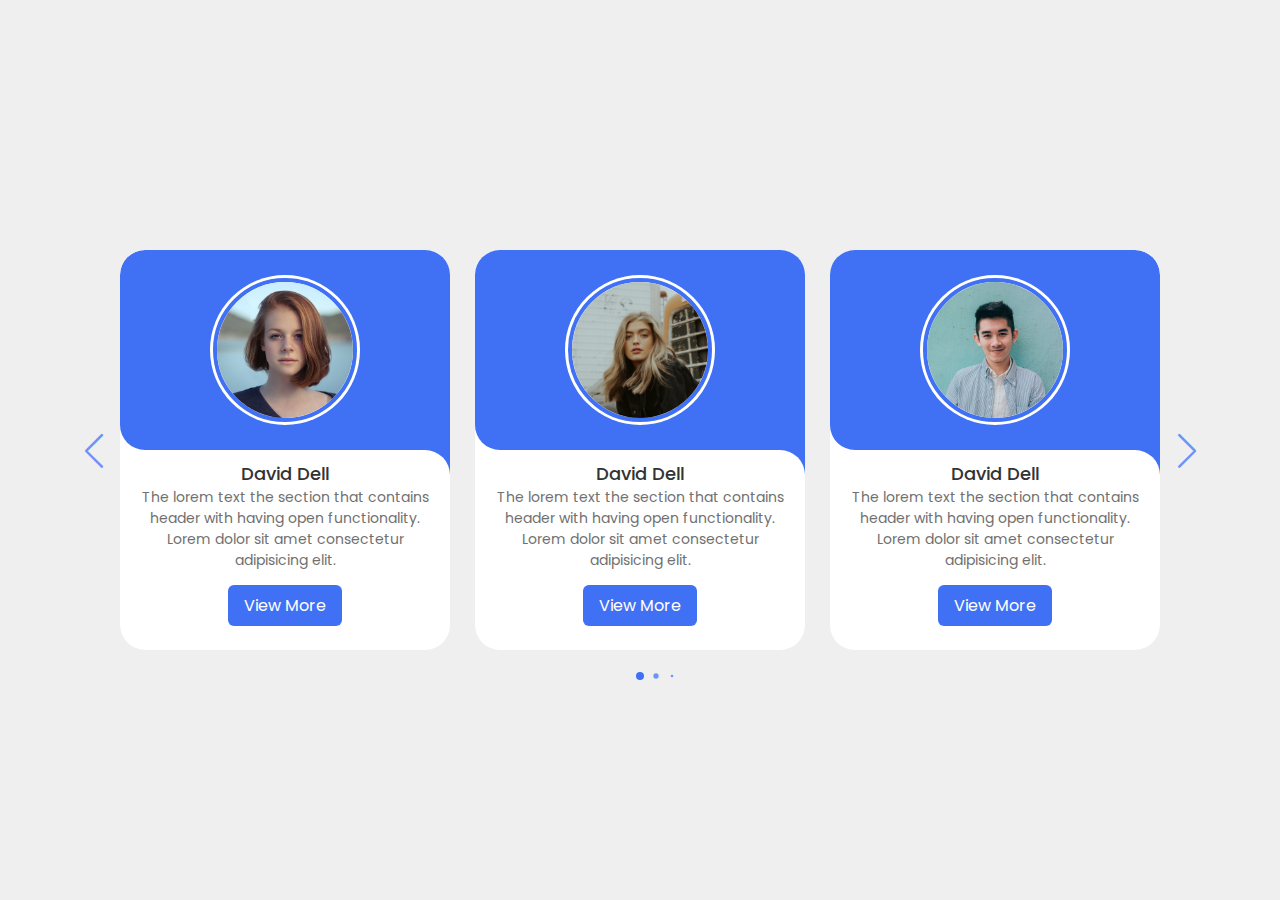
<file: images/Responsive Card Slider/index.html>
<!DOCTYPE html>
    <!-- Coding by CodingLab | www.codinglabweb.com -->
    <html lang="en">
    <head>
        <meta charset="UTF-8">
        <meta http-equiv="X-UA-Compatible" content="IE=edge">
        <meta name="viewport" content="width=device-width, initial-scale=1.0">
        <title>Responsive Card Slider</title>

        <!-- Swiper CSS -->
        <link rel="stylesheet" href="css/swiper-bundle.min.css">

        <!-- CSS -->
        <link rel="stylesheet" href="css/style.css">
                                        
    </head>
    <body>
        <div class="slide-container swiper">
            <div class="slide-content">
                <div class="card-wrapper swiper-wrapper">
                    <div class="card swiper-slide">
                        <div class="image-content">
                            <span class="overlay"></span>

                            <div class="card-image">
                                <img src="images/profile1.jpg" alt="" class="card-img">
                            </div>
                        </div>

                        <div class="card-content">
                            <h2 class="name">David Dell</h2>
                            <p class="description">The lorem text the section that contains header with having open functionality. Lorem dolor sit amet consectetur adipisicing elit.</p>

                            <button class="button">View More</button>
                        </div>
                    </div>
                    <div class="card swiper-slide">
                        <div class="image-content">
                            <span class="overlay"></span>

                            <div class="card-image">
                                <img src="images/profile2.jpg" alt="" class="card-img">
                            </div>
                        </div>

                        <div class="card-content">
                            <h2 class="name">David Dell</h2>
                            <p class="description">The lorem text the section that contains header with having open functionality. Lorem dolor sit amet consectetur adipisicing elit.</p>

                            <button class="button">View More</button>
                        </div>
                    </div>
                    <div class="card swiper-slide">
                        <div class="image-content">
                            <span class="overlay"></span>

                            <div class="card-image">
                                <img src="images/profile3.jpg" alt="" class="card-img">
                            </div>
                        </div>

                        <div class="card-content">
                            <h2 class="name">David Dell</h2>
                            <p class="description">The lorem text the section that contains header with having open functionality. Lorem dolor sit amet consectetur adipisicing elit.</p>

                            <button class="button">View More</button>
                        </div>
                    </div>
                    <div class="card swiper-slide">
                        <div class="image-content">
                            <span class="overlay"></span>

                            <div class="card-image">
                                <img src="images/profile4.jpg" alt="" class="card-img">
                            </div>
                        </div>

                        <div class="card-content">
                            <h2 class="name">David Dell</h2>
                            <p class="description">The lorem text the section that contains header with having open functionality. Lorem dolor sit amet consectetur adipisicing elit.</p>

                            <button class="button">View More</button>
                        </div>
                    </div>
                    <div class="card swiper-slide">
                        <div class="image-content">
                            <span class="overlay"></span>

                            <div class="card-image">
                                <img src="images/profile5.jpg" alt="" class="card-img">
                            </div>
                        </div>

                        <div class="card-content">
                            <h2 class="name">David Dell</h2>
                            <p class="description">The lorem text the section that contains header with having open functionality. Lorem dolor sit amet consectetur adipisicing elit.</p>

                            <button class="button">View More</button>
                        </div>
                    </div>
                    <div class="card swiper-slide">
                        <div class="image-content">
                            <span class="overlay"></span>

                            <div class="card-image">
                                <img src="images/profile6.jpg" alt="" class="card-img">
                            </div>
                        </div>

                        <div class="card-content">
                            <h2 class="name">David Dell</h2>
                            <p class="description">The lorem text the section that contains header with having open functionality. Lorem dolor sit amet consectetur adipisicing elit.</p>

                            <button class="button">View More</button>
                        </div>
                    </div>
                    <div class="card swiper-slide">
                        <div class="image-content">
                            <span class="overlay"></span>

                            <div class="card-image">
                                <img src="images/profile7.jpg" alt="" class="card-img">
                            </div>
                        </div>

                        <div class="card-content">
                            <h2 class="name">David Dell</h2>
                            <p class="description">The lorem text the section that contains header with having open functionality. Lorem dolor sit amet consectetur adipisicing elit.</p>

                            <button class="button">View More</button>
                        </div>
                    </div>
                    <div class="card swiper-slide">
                        <div class="image-content">
                            <span class="overlay"></span>

                            <div class="card-image">
                                <img src="images/profile8.jpg" alt="" class="card-img">
                            </div>
                        </div>

                        <div class="card-content">
                            <h2 class="name">David Dell</h2>
                            <p class="description">The lorem text the section that contains header with having open functionality. Lorem dolor sit amet consectetur adipisicing elit.</p>

                            <button class="button">View More</button>
                        </div>
                    </div>
                    <div class="card swiper-slide">
                        <div class="image-content">
                            <span class="overlay"></span>

                            <div class="card-image">
                                <img src="images/profile9.jpg" alt="" class="card-img">
                            </div>
                        </div>

                        <div class="card-content">
                            <h2 class="name">David Dell</h2>
                            <p class="description">The lorem text the section that contains header with having open functionality. Lorem dolor sit amet consectetur adipisicing elit.</p>

                            <button class="button">View More</button>
                        </div>
                    </div>
                </div>
            </div>

            <div class="swiper-button-next swiper-navBtn"></div>
            <div class="swiper-button-prev swiper-navBtn"></div>
            <div class="swiper-pagination"></div>
        </div>
        
    </body>

    <!-- Swiper JS -->
    <script src="js/swiper-bundle.min.js"></script>

    <!-- JavaScript -->
    <script src="js/script.js"></script>
</html>
</file>
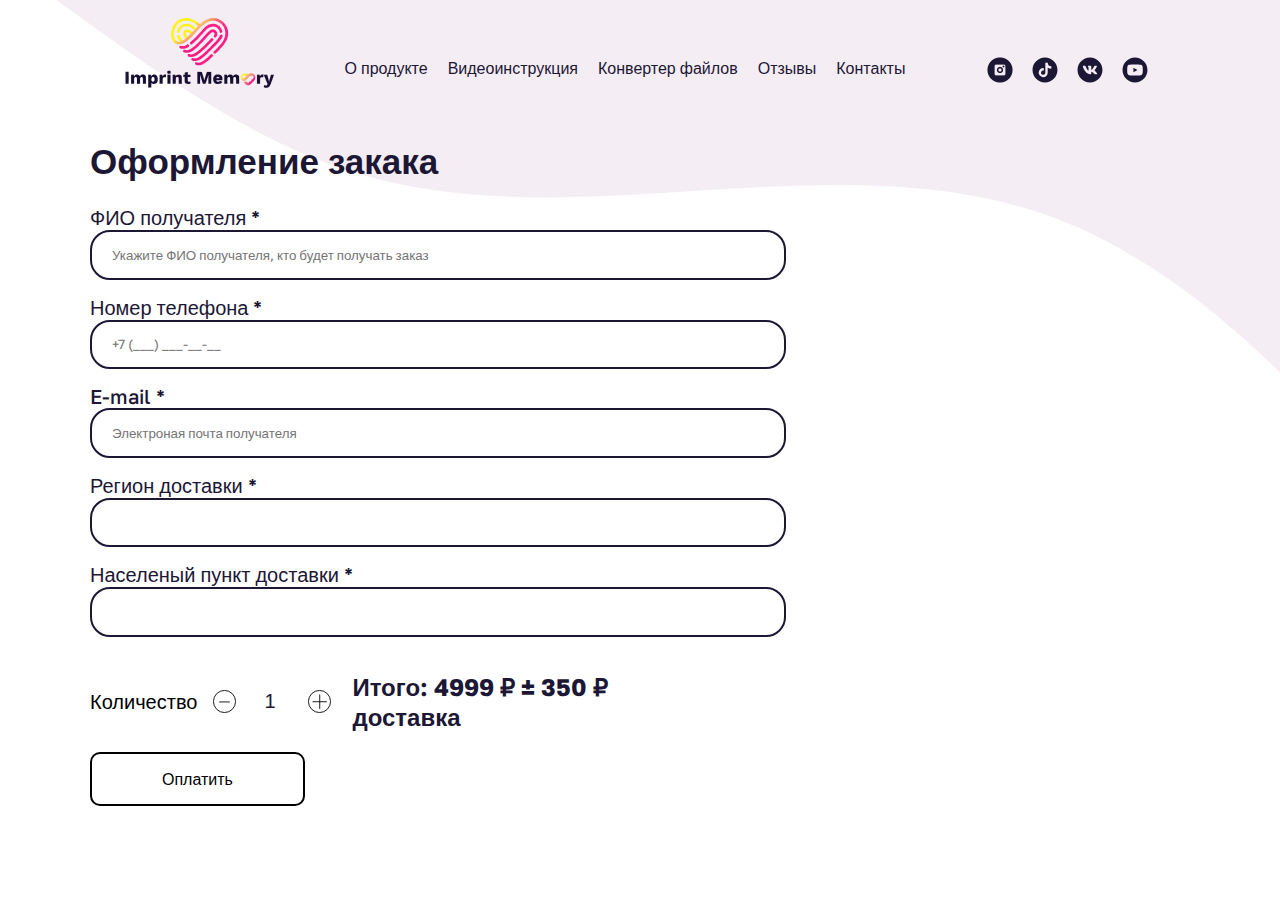
<file: buy.html>
<!DOCTYPE html>
<html lang="en">
<head>
    <meta charset="UTF-8">
    <link rel="stylesheet" href="css/style.css">
    <link rel="stylesheet" href="https://cdn.plyr.io/3.7.8/plyr.css" />
    <link rel="preconnect" href="https://fonts.googleapis.com">
    <link rel="preconnect" href="https://fonts.gstatic.com" crossorigin>
    <link href="https://fonts.googleapis.com/css2?family=Golos+Text:wght@400;500;600&display=swap" rel="stylesheet">
    <meta name="viewport" content="width=device-width, initial-scale=1.0">
    <link rel="stylesheet" href="css/buy.css">
    <title>Купить - Imprint memory</title>
</head>
<body>
    <header class="header">
        <div class="container">
            <div class="header__menu">

                <a href="index.html" class="header__logo-link">
                    <img src="./images/header-img/IMG_18222.svg" alt="" class="header__logo-img">
                </a>

                <div class="header__menu__body">
                    <a class="header__menu__body-link" href="index.html">О продукте</a>
                    <a class="header__menu__body-link" href="index.html">Видеоинструкция</a>
                    <a class="header__menu__body-link" href="index.html">Конвертер файлов</a>
                    <a class="header__menu__body-link" href="index.html">Отзывы</a>
                    <a class="header__menu__body-link" href="index.html">Контакты</a>
                </div>
                <div class="header__menu__contacts">
                    <a href="#" class="header__menu__contacts-link"><img src="./images/header-img/logo instagram.svg" alt=""
                            class="header__menu__contacts-img"></a>
                    <a href="#" class="header__menu__contacts-link"><img src="./images/header-img/loon-tiktok.svg" alt=""
                            class="header__menu__contacts-img"></a>
                    <a href="#" class="header__menu__contacts-link"><img src="./images/header-img/loon-vk.svg" alt=""
                            class="header__menu__contacts-img"></a>
                    <a href="#" class="header__menu__contacts-link"><img src="./images/header-img/loon-yt.svg" alt=""
                            class="header__menu__contacts-img"></a>
                </div>
            </div>
        </div>
    </header>
    <div class="wrapper">
        <header class="header-adaptive">
            <!-- Шапка -->
            <div class="logo">
                <a href="index.html">
                    <img src="./images/header-img/IMG_18222.svg" alt="" width="90">
                </a>
            </div>

            <!-- Меню сайта -->
            <nav class="nav">
                <ul>
                    <li><a class="header__menu__body-link" href="index.html">О продукте</a></li>
                    <li><a class="header__menu__body-link" href="index.html">Видеоинструкция</a></li>
                    <li><a class="header__menu__body-link" href="index.html">Конвертер файлов</a></li>
                    <li><a class="header__menu__body-link" href="index.html">Отзывы</a></li>
                    <li><a class="header__menu__body-link" href="index.html">Контакты</a></li>
                </ul>
            </nav>

            <!-- Иконка бургерменю -->
            <div class="burger">
                <span></span>
            </div>
        </header>
    </div>
    <section class="buy">
        <div class="container">
            <h1 class="buy__title">Оформление закака</h1>
            <div class="buy__form">
                <form action="#" method="post" class="buy-form">
                    <label for="fio">ФИО получателя *</label>
                    <br>
                    <input type="text" id="fio" required name="name" placeholder="Укажите ФИО получателя, кто будет получать заказ">
                    <br>
                    <label for="phoneNumber">Номер телефона *</label>
                    <br>
                    <input type="tel" id="phoneNumber" required name="phone" placeholder="+7 (___) ___-__-__">
                    <br>
                    <label for="email">E-mail *</label>
                    <br>
                    <input type="email" id="email" required name="email" placeholder="Электроная почта получателя">
                    <br>

                    <label for="region">Регион доставки *</label>
                    <input list= "region-lst" id="region-input" name="adress"  type="text"/>
                    <datalist id="region-lst">
                        
                    </datalist>

                    <label for="location">Населеный пункт доставки *</label>
                    <input list="location-lst" id="location-input" name="adress"  type="text"/>
                    <datalist id="location-lst">
                        
                    </datalist>


                    <br>
                    
                    
                </form>
                <div class="buy__form__count">
                    <label for="counter">Количество </label>
                    <button type="button" id="btn_dec" onclick="decrementCounter()">
                    <img src="./images/minus.svg" alt="">
                    </button>
                    <input type="text" id="counter" value="1" readonly>
                    <button type="button" id="btn_incr" onclick="incrementCounter()">
                    <img src="./images/plus.svg" alt="">
                    </button>
                    <div class="buy__form__info">
                        <h2 class="buy__form-total">Итого: <span>4999</span> ₽ ± 350 ₽ доставка</h2>
                    </div>
                </div>
                <div class="buy-button">
                    Оплатить
                </div>
            </div>
        </div>
    </section>
    <script src="js/cities.js"></script>
    <script src="js/regions.js"></script>
    <script  src="js/buy.js"></script>
    <script>
        document.querySelector('.burger').addEventListener('click', function() {
            this.classList.toggle('active');
            document.querySelector('.nav').classList.toggle('open');
        })
    </script>
</body>
</html>
</file>
<file: images/Responsive Card Slider/css/style.css>
/* Google Fonts - Poppins */
@import url('https://fonts.googleapis.com/css2?family=Poppins:wght@300;400;500;600&display=swap');

*{
  margin: 0;
  padding: 0;
  box-sizing: border-box;
  font-family: 'Poppins', sans-serif;
}
body{
  min-height: 100vh;
  display: flex;
  align-items: center;
  justify-content: center;
  background-color: #EFEFEF;
}
.slide-container{
  max-width: 1120px;
  width: 100%;
  padding: 40px 0;
}
.slide-content{
  margin: 0 40px;
  overflow: hidden;
  border-radius: 25px;
}
.card{
  border-radius: 25px;
  background-color: #FFF;
}
.image-content,
.card-content{
  display: flex;
  flex-direction: column;
  align-items: center;
  padding: 10px 14px;
}
.image-content{
  position: relative;
  row-gap: 5px;
  padding: 25px 0;
}
.overlay{
  position: absolute;
  left: 0;
  top: 0;
  height: 100%;
  width: 100%;
  background-color: #4070F4;
  border-radius: 25px 25px 0 25px;
}
.overlay::before,
.overlay::after{
  content: '';
  position: absolute;
  right: 0;
  bottom: -40px;
  height: 40px;
  width: 40px;
  background-color: #4070F4;
}
.overlay::after{
  border-radius: 0 25px 0 0;
  background-color: #FFF;
}
.card-image{
  position: relative;
  height: 150px;
  width: 150px;
  border-radius: 50%;
  background: #FFF;
  padding: 3px;
}
.card-image .card-img{
  height: 100%;
  width: 100%;
  object-fit: cover;
  border-radius: 50%;
  border: 4px solid #4070F4;
}
.name{
  font-size: 18px;
  font-weight: 500;
  color: #333;
}
.description{
  font-size: 14px;
  color: #707070;
  text-align: center;
}
.button{
  border: none;
  font-size: 16px;
  color: #FFF;
  padding: 8px 16px;
  background-color: #4070F4;
  border-radius: 6px;
  margin: 14px;
  cursor: pointer;
  transition: all 0.3s ease;
}
.button:hover{
  background: #265DF2;
}

.swiper-navBtn{
  color: #6E93f7;
  transition: color 0.3s ease;
}
.swiper-navBtn:hover{
  color: #4070F4;
}
.swiper-navBtn::before,
.swiper-navBtn::after{
  font-size: 35px;
}
.swiper-button-next{
  right: 0;
}
.swiper-button-prev{
  left: 0;
}
.swiper-pagination-bullet{
  background-color: #6E93f7;
  opacity: 1;
}
.swiper-pagination-bullet-active{
  background-color: #4070F4;
}

@media screen and (max-width: 768px) {
  .slide-content{
    margin: 0 10px;
  }
  .swiper-navBtn{
    display: none;
  }
}
</file>
<file: css/style.css>
/* golos-text-regular - latin */
body{
}
@font-face {

    font-display: swap; /* Check https://developer.mozilla.org/en-US/docs/Web/CSS/@font-face/font-display for other options. */
    font-family: 'Golos Text';
    font-style: normal;
    font-weight: 400;
    src: url('../fonts/golos-text-v4-latin-regular.woff2') format('woff2'); /* Chrome 36+, Opera 23+, Firefox 39+, Safari 12+, iOS 10+ */
  }
  /* golos-text-500 - latin */
  @font-face {
    font-display: swap; /* Check https://developer.mozilla.org/en-US/docs/Web/CSS/@font-face/font-display for other options. */
    font-family: 'Golos Text';
    font-style: normal;
    font-weight: 500;
    src: url('../fonts/golos-text-v4-latin-500.woff2') format('woff2'); /* Chrome 36+, Opera 23+, Firefox 39+, Safari 12+, iOS 10+ */
  }
  /* golos-text-600 - latin */
  @font-face {
    font-display: swap; /* Check https://developer.mozilla.org/en-US/docs/Web/CSS/@font-face/font-display for other options. */
    font-family: 'Golos Text';
    font-style: normal;
    font-weight: 600;
    src: url('../fonts/golos-text-v4-latin-600.woff2') format('woff2'); /* Chrome 36+, Opera 23+, Firefox 39+, Safari 12+, iOS 10+ */
  }
  /* golos-text-700 - latin */
  @font-face {
    font-display: swap; /* Check https://developer.mozilla.org/en-US/docs/Web/CSS/@font-face/font-display for other options. */
    font-family: 'Golos Text';
    font-style: normal;
    font-weight: 700;
    src: url('../fonts/golos-text-v4-latin-700.woff2') format('woff2'); /* Chrome 36+, Opera 23+, Firefox 39+, Safari 12+, iOS 10+ */
  }
  /* golos-text-800 - latin */
  @font-face {
    font-display: swap; /* Check https://developer.mozilla.org/en-US/docs/Web/CSS/@font-face/font-display for other options. */
    font-family: 'Golos Text';
    font-style: normal;
    font-weight: 800;
    src: url('../fonts/golos-text-v4-latin-800.woff2') format('woff2'); /* Chrome 36+, Opera 23+, Firefox 39+, Safari 12+, iOS 10+ */
  }
  /* golos-text-900 - latin */
  @font-face {
    font-display: swap; /* Check https://developer.mozilla.org/en-US/docs/Web/CSS/@font-face/font-display for other options. */
    font-family: 'Golos Text';
    font-style: normal;
    font-weight: 900;
    src: url('../fonts/golos-text-v4-latin-900.woff2') format('woff2'); /* Chrome 36+, Opera 23+, Firefox 39+, Safari 12+, iOS 10+ */
  }
  @import url("../fonts/Gilroy/stylesheet.css");
html {
    box-sizing: border-box ;
}
.background{
    position: absolute;
    display: flex;
    z-index: -1;
    width: 100%;
    height: 100vh;
    overflow: hidden;
}

*,
*::after,
*::before{
    box-sizing: inherit;
}

a{
    text-decoration: none;
}

li {
    list-style: none;
}
a{
    text-decoration: none;
    color: inherit;
}
html {
    background-repeat: no-repeat;
    background-size: cover;
}


body {
    font-family: 'Golos Text', sans-serif !important;
    margin: 0;
    padding: 0;
   
}
.main-section{
    background-image: url(../images/main-bg.svg);
    background-size: cover;
    background-repeat: no-repeat;
    background-position: center;
}
.main{
    display: flex;
    justify-content: center;
    width: 100%;
}
.main-tittle{
    color: #000;
font-family: Gilroy;
font-size: 64px;
font-style: normal;
font-weight: 700;
line-height: normal;
}
.model2-container{
    margin-top: 10%;
}
.main-tittle span{
    background: linear-gradient(319deg, #FF1E84 0%, #FFF317 100%);
    background-clip: text;
    -webkit-background-clip: text;
    -webkit-text-fill-color: transparent;
    font-family: Gilroy;
    font-size: 64px;
    font-style: normal;
    font-weight: 700;
    line-height: normal;
}

.main-text-container{
    display: flex;
    flex-direction: column;
    gap: 42px;
}
.main-left-container{
    display: flex;
    margin-top: 10%;
    flex-direction: column;
    gap: 42px;
}
.main-subtittle{
    max-width: 500px;
    color: #737373;
font-family: Gilroy;
font-size: 24px;
font-style: normal;
font-weight: 600;
line-height: normal;
}
.main-button{
    width: 200px;
    cursor: pointer;
    display: inline-flex;
padding: 13px 49px 12px 48px;
justify-content: center;
align-items: center;
border-radius: 100px;
border: 2px solid #000;
color: #000;
font-family: Gilroy;
font-size: 19px;
font-style: normal;
font-weight: 500;
line-height: normal;    
}




.container{
    /* чтобы контент */
    max-width: 1120px;
    margin: 0 auto;
    padding: 0 10px;
}
.header{
    padding-top: 20px;
}

.header__menu{
    display: flex;
    justify-content: space-around;
}

.header__logo-img {
    margin-top: -20px;
    width: 150px;
    height: auto;
}

.header__menu__body {
    display: flex;
    justify-content: space-between;
    gap: 20px;
    align-items: center;
}

.header__menu__body-link {
    
}
.header__menu__body-link {
    text-decoration: none;
    background-image: linear-gradient(#E88FDD, #E88FDD);
    background-position: 0% 100%;
    background-repeat: no-repeat;
    background-size: 0% 2px;
    transition: background-size .3s;
}

.header__menu__body-link:hover {
    background-size: 100% 2px;
}
.header__menu__body-link {
    font-weight: 0;
    color: #1c1735;
}

.header__menu__contacts {
    display: flex;
    justify-content: center;
    align-content: center;
    height: 45px;
}

.header__menu__contacts-link {
    width: 45px;
    height: 45px;
}

.header__menu__contacts-img{
   margin-top: 25px;
    width: 50px;
    height: 50px;
    
    
}

.info{
    margin-top: 15%;
    margin-bottom: 100px;
}

.info-title {
    display: flex;
    width: 393px;
    height: 88px;
    /* padding: 5px 21px 4px 21px; */
    justify-content: center;
    margin-left: -27px;
    align-items: center;
    flex-shrink: 0;
    border-radius: 20px;
    background: #F5EDF4;
    color: #000;
    font-family: Gilroy;
    font-size: 64px;
    font-style: normal;
    font-weight: 700;
    line-height: normal;
}

.info__body{
    display: flex;
    align-items: center;
}


.info__body-column {
    width: 33.33%;
}
.info__body-column-img {
    width: 33.33%;
    display: flex;
    justify-content: center;
    align-items: center;
}
.info__body-img{
    width: 300px;
    height: 400px;
}

.info__body__desc {
    opacity: 0; /* начальное значение прозрачности */
    animation: fadeIn 1s ease-in-out forwards; /* запуск анимации */
    margin-bottom: 50px;
}

.info__body__desc:nth-child(1) {
    animation-delay: 0.2s;
}

.info__body__desc:nth-child(2) {
    animation-delay: 0.4s;
}

.info__body__desc:nth-child(3) {
    animation-delay: 0.6s;
}

.info__body__desc:nth-child(4) {
    animation-delay: 0.8s;
}

@keyframes fadeIn {
  from {
    opacity: 0;
    transform: translateY(20px); /* начальное значение позиции */
  }
  to {
    opacity: 1;
    transform: translateY(0); /* конечное значение позиции */
  }
}

.info__body__desc-text {
    font-family: 'Golos Text', sans-serif;
    font-size: 14px;
    color: #1c1735;
    
}

.info__body__desc-title1{
    border-radius: 20px;
    width: 250px;
    border-radius: 20px;
    background: #F5EDF4;
    display: flex;
    text-align: center;
    justify-content: center;
    font-family: 'Golos Text', sans-serif;
    font-size: 16px;
    margin-bottom: 5px;
    color: #1c1735;
    position: relative;
}

.info__body__desc-title1::before {

    position: absolute;
    width: 16px;
    height: 16px;
    left: 0px;
    top: 2px;
}


.info__body__desc-title2{
    border-radius: 20px;
    width: 300px;
    border-radius: 20px;
    background: #F5EDF4;
    display: flex;
    text-align: center;
    justify-content: center;
    font-family: 'Golos Text', sans-serif;
    font-size: 16px;
    margin-bottom: 5px;
    color: #1c1735;
    position: relative;
}

.info__body__desc-title2::before {
   
    position: absolute;
    width: 16px;
    height: 16px;
    left: 0px;
    top: 2px;
}


.info__body__desc-title3{
    border-radius: 20px;
    width: 300px;
    border-radius: 20px;
    background: #F5EDF4;
    display: flex;
    text-align: center;
    justify-content: center;
    font-family: 'Golos Text', sans-serif;
    font-size: 16px;
    margin-bottom: 5px;
    color: #1c1735;
    position: relative;
}

.info__body__desc-title3::before {
    
    position: absolute;
    width: 16px;
    height: 16px;
    left: 0px;
    top: 2px;
}

.info__body__desc-title4{
    border-radius: 20px;
    width: 250px;
    border-radius: 20px;
    background: #F5EDF4;
    display: flex;
    text-align: center;
    justify-content: center;
    font-family: 'Golos Text', sans-serif;
    font-size: 16px;
    margin-bottom: 5px;
    color: #1c1735;
    position: relative;
}

.info__body__desc-title4::before {
    
    position: absolute;
    width: 16px;
    height: 16px;
    left: 0px;
    top: 2px;
}

.info__body__desc-title5{
    border-radius: 20px;
    width: 250px;
    border-radius: 20px;
    background: #F5EDF4;
    display: flex;
    text-align: center;
    justify-content: center;
    font-family: 'Golos Text', sans-serif;
    font-size: 16px;
    margin-bottom: 5px;
    color: #1c1735;
    position: relative;
}

.info__body__desc-title5::before {
    
    position: absolute;
    width: 16px;
    height: 16px;
    left: 0px;
    top: 2px;
}

.info__body__desc-title6{
    border-radius: 20px;
    width: 250px;
    border-radius: 20px;
    background: #F5EDF4;
    display: flex;
    text-align: center;
    justify-content: center;
    font-family: 'Golos Text', sans-serif;
    font-size: 16px;
    margin-bottom: 5px;
    color: #1c1735;
    position: relative;
}

.info__body__desc-title6::before {
    
    position: absolute;
    width: 16px;
    height: 16px;
    left: 0px;
    top: 2px;
}

.info__body__desc-title7{
    border-radius: 20px;
    width: 250px;
    border-radius: 20px;
    background: #F5EDF4;
    display: flex;
    text-align: center;
    justify-content: center;
    font-family: 'Golos Text', sans-serif;
    font-size: 16px;
    margin-bottom: 5px;
    color: #1c1735;
    position: relative;
}

.info__body__desc-title7::before {
    
    position: absolute;
    width: 16px;
    height: 16px;
    left: 0px;
    top: 2px;
}

.info__body__desc-title8{
    border-radius: 20px;
    width: 250px;
    border-radius: 20px;
    background: #F5EDF4;
    display: flex;
    text-align: center;
    justify-content: center;
    font-family: 'Golos Text', sans-serif;
    font-size: 16px;
    margin-bottom: 5px;
    color: #1c1735;
    position: relative;
}

.info__body__desc-title8::before {
 
    position: absolute;
    width: 16px;
    height: 16px;
    left: 0px;
    top: 2px;
}

.price__title{
    text-align: center;
    color: #1c1735;
    font-size: 35px;
}




.price__wrapper{
    display: flex;
    flex-direction: column;
    justify-content: center;
    align-items: center;
}
.model {
    width: 365px;
    height: 500px;
}
.model2 {
    width: 365px;
    height: 500px;
}
.how {
    margin-bottom: 100px;
}

.how-title {
    font-size: 50px;
    color: #1c1735;
    text-align: center;
}

.how__body{
    display: flex;
    justify-content: space-around;
}

.how__body-title {
    color: #1c1735;
    text-align: center;
}

.how__body__colmun {
    display: flex;
    flex-direction: column;
    align-items: center;
}

.how__body-video{
    width: 560px;
    height: 335px;
}
.how__body-btn {
    margin-top: 500px;
}
.how__wrapper-off{
    display: none;
}
.how-form label{
    cursor: pointer;
}
.how-form{
    display: inline-flex;
    padding: 10px 30px;
    justify-content: center;
    align-items: center;
    gap: 13px;
    border-radius: 100px;
    border: 2px solid #000;
}
.how-form input{
    display: none;
}
.how-form button{
    cursor: pointer;
    border: none;
    color: #1c1735;
    background-color: transparent;
    overflow: hidden;
}
.plyr{
    border-radius: 25px;
}
.contacts{
    margin-top: 100px;
}

.contacts__body{
    display: flex;
    justify-content: space-between;
    align-items: center;
}

.contacts__body-title {
    color: #1c1735;
    font-size: 20px;
    font-weight: 600;
}

.contacts__body-text{
    color: #1c1735;
}

.button {
    cursor: pointer;
    font-family: Gilroy;
    font-size: 19px;
    font-style: normal;
    font-weight: 500;
    line-height: normal;
    display: block;
    position: relative;
    padding: 10px 30px;
    border: 2px solid #1c1735;
    color: #1c1735;
    background-color: transparent;
    text-transform: uppercase;
    letter-spacing: 2px;
    transition: 0.5s;
    overflow: hidden;
    border-radius: 25px;
    margin-top: 0px;
}

#btn-buy{
    cursor: pointer;
    margin-top: -120px;
}

.button:hover{
    color: #fff;
}

.button span {
    
    position: absolute;
    display: block;
    width: 0px;
    height: 0px;
    transform: translate(-50%, -50%);
    border-radius: 50%;
    background: #1c1735;
    transition: width  0.5s, height 0.5s;
    z-index: -1;
}

.button:hover span {
    width: 540px;
    height: 340px;
}

.reviews__slider{
    display: flex;
}
.reviews__slider-item{
    background-color: #f5edf4;
    padding: 50px 7px;
    width: 350px;
    height: 100%;
    margin: 0 20px;
    border-radius: 20px;
    
}
.reviews__slider__images{
    display: flex;
    justify-content: center;
    margin: 0 10px;
}

.reviews__slider-img{
    width: 50px;
    height: 75px;
    margin-right: 15px;
    border-radius: 5px;
}

.reviews__slider-text{
    
    color: #000;
    font-family: Gilroy;
    font-size: 15px;
    font-style: normal;
    font-weight: 600;
    line-height: normal;
    
}
.reviews__slider-date {
    font-size: 12px;
    color: #646464;
    font-family: Gilroy;
    font-style: normal;
    font-weight: 600;
    line-height: normal;
    
}
.reviews__slider {
    position: relative;
}

.reviews__slider-img{
    display: block;
}

.reviews__slider .slick-arrow{
    position: absolute;
    display: none;
    top: 40%;
    z-index: 10;
    font-size: 0;
    font-size: 0;
    width: 30px;
    height: 50px;
    border: none;
}


.reviews__slider .slick-slide {
    height: 350px;
}
.reviews__slider .slick-arrow.slick-prev{
    left: -15px;
    background: url('../images/arrows/left.svg') 0 0 / 100% no-repeat;
}

.reviews__slider .slick-arrow.slick-next{
    right: -15px;
    background: url('../images/arrows/right.svg') 0 0 / 100% no-repeat;
}


.modalWindow{
    display: none;
}

.modalWindow-show{
    display: block;
    position: fixed;
    background: rgba(0, 0, 0, 0.5);
    top:0;
    left:0;
    right: 0;
    bottom: 0;
    height: 100%;
    z-index: 1;
}

.modalWindow__body-off {
    display: none;
}
#quit{
    margin-right: 0;
}
.modalWindow__body-on{
    display: block;
    position: absolute;
    top: 50%;
    left: 50%;
    transform: translate(-50%, -50%);
    background-color: #f5edf4;
    padding: 20px;
    z-index: 8;
    border-radius: 20px;
}


.modalWindow__body-title {
    text-align: center;
    color: #1c1735;
}

.modalWindow__body__form {
    display: flex;
    flex-direction: column;
    align-items: center;
    justify-content: center;
}

.modalWindow__body__form input {
    margin-bottom: 20px;
    width: 500px;
    height: 50px;
    border-radius: 20px;
    font-family: 'Golos Text', sans-serif;
    border: 2px solid #1c1735 ;
    padding: 15px 20px;
    outline: none;
}

.modalWindow__body__form textarea {
    width: 500px;
    height: 200px;
    padding: 15px 20px;
    font-family: 'Golos Text', sans-serif;
    border-radius: 25px;
    margin-bottom: 20px;
    border: 2px solid #1c1735 ;
}

.modalWindow__body__form button {
    display: block;
    padding: 0 auto;
}

.modal {
    position: fixed;
    z-index: 1;
    padding-top: 100px;
    left: 0;
    top: 0;
    width: 100%;
    height: 100%;
    overflow: auto;
    background-color: rgba(0,0,0,0.9);

    display: none;
    justify-content: center;
    align-items: center;
  }
  
  #modal-image {
    display: block;
    margin: 0 auto;
    max-width: 300px;
    max-height: 400px;
  }
  
  .close {
    position: absolute;
    top: 20px;
    right: 30px;
    font-size: 30px;
    font-weight: bold;
    color: #fff;
  }
  
  .close:hover,
  .close:focus {
    color: #bbb;
    text-decoration: none;
    cursor: pointer;
  }
  



.main-adaptive{
    display: none;
}

.info-adaptive{
    display: none;
}
.reviews-adaptive{
    display: none;
}

.bg-bottom{
    background-image: url(../images/bg-bottom.svg);
    background-size: cover;
    background-repeat: no-repeat;
    background-position: center;
}
@media (max-width: 1100px) {
        .container{
            max-width: 1000px;
        }
        .main-left-container{
            margin-left: 55px;
        }
        .header__menu__body{
            font-size: 15px;
        }
}

@media (max-width: 977px) {
    
    .header__menu__body{
        font-size: 10px;
    }
    .container{
        max-width: 800px;
    }

    .model{
        width: 269px;
        height: 400px;
        touch-action: none;
    }
}

@media (max-width: 800px) {
    .header__menu__body{
        display: none;
    }
    .header__menu__contacts{
        display: none;
    }
    .header__menu{
        justify-content: start;
    }
    .main{
        display: block;
    }
    .main-subtittle{
        display: none;
    }
    .main-button{
        display: none;
    }
    .main-tittle{
        text-align: center;
        justify-content: center;
        align-items: center;
        font-size: 30px;
    }
    .main-tittle span{
        font-size: 36px;
    }
    .main-left-container{
        margin-left: 0;
    }
    .main-adaptive{
        display: flex;
        flex-direction: column;
        justify-content: center;
        align-items: center;

    }
    .model2-container {
        margin-top: 10%;
    
        display: flex;
        justify-content: center;
    }
    .main-subtittle-adaptive{
        color: #737373;
        text-align: center;
        font-family: Gilroy;
        font-size: 16px;
        font-style: normal;
        font-weight: 600;
        line-height: normal;
    }
    .main-button-adaptive{
        margin-top: 30px;
        display: inline-flex;
        width: 200px;
        padding: 13px 49px 12px 48px;
        justify-content: center;
        align-items: center;
        border-radius: 100px;
        border: 2px solid #000;
        color: #000;
        font-family: Gilroy;
        font-size: 19px;
        font-style: normal;
        font-weight: 500;
        line-height: normal;
    }
    .arrow-down {

        margin-top: 40px;
    }
    .arrow-down span {
        display: block;
        width: 30px;
        height: 30px;
        border-bottom: 5px solid #000;
        border-right: 5px solid #000;
        transform: rotate(45deg);
        margin: -16px;
        animation: arrow-down 2s infinite;
    }
    .arrow-down span:nth-child(2){
        animation-delay: -0.2s;
    }
    .arrow-down span:nth-child(3){
        animation-delay: -0.4s;
    }
    @keyframes arrow-down {
        0%{
            opacity: 0;
            transform: rotate(45deg) translate(-20px,-20px);
        }
        50%{
            opacity: 1;
        }
        100%{
            opacity: 0;
            transform: rotate(45deg) translate(20px,20px);
        }
    }

    .info__body-column{
        display: none;
    }
    .info__body{
        margin-top: 50px;
        justify-content: center;
        align-items: center;
    }

    .info-title{
        width: fit-content;
        margin: 0;
        margin: auto;
        background: none;
        color: #000;
        text-align: center;
        font-family: Gilroy;
        font-size: 40px;
        font-style: normal;
        font-weight: 700;
        line-height: normal;
    }
    .price{
        margin-top: 50px;
    }
    .price__wrapper{}
    
   .info-adaptive{
    width: 80%;
    display: flex;
    justify-content: center;
    align-items: center;
    margin: auto;
   }
   .swiper {
    width: 100%;
    height: 100%;
  }

  .swiper-slide {
    text-align: center;
    font-size: 18px;
    background: #fff;
    display: flex;
    justify-content: center;
    align-items: center;
  }

  .swiper-slide img {
    display: block;
    width: 100%;
    height: 100%;
    object-fit: cover;
  }
  #btn-buy{
    margin: 0;
  }
  .how__body {
    display: flex;
    justify-content: center;
    flex-direction: column;
    }
  .how__body-video{
    width: 360px;
  }
  .reviews{
    display: none;
  }
  .how-title{
    font-size: 24px;
  }
  
  .how__body-video{
    height:250px;
  }
  .reviews-adaptive{
    display: flex;
    flex-direction: column;
    justify-content: center;
  }
  .reviews-title{
    margin: auto;
    color: #000;
    font-family: Gilroy;
    font-size: 24px;
    font-style: normal;
    font-weight: 700;
    line-height: normal;
  }
  .reviews-adaptive{
    display: flex;
    flex-direction: column;
    justify-content: center;
    align-items: center;
  }
  .reviews-container-adaptive{
    width: 80%;
  }
  .contacts__body{
    flex-direction: column;
    justify-content: center;
    align-items: center;
    text-align: center;
  }
  .touch-container{
    position: absolute;
    height: 100vh;
    width: 100%;
}
.info__body-column-img{
    display: none;
}
.main-section{
    background-image: url(../images/bg-adaptive.svg);
}
.bg-bottom{
    background-image: url(../images/bg-bottom-adaptive.svg);
    background-size: cover;
    background-repeat: no-repeat;
    background-position: center;
}
.contacts{
    margin-bottom: 0;
}
}


.wrapper{
    flex-grow: 1;
}

.open{
    display: flex !important;
}



.logo{
    display: flex;
    justify-content: center;
    flex-direction: column;
    align-items: center;
    width: 90px;
    height: 90px;
}

.nav{
    display: flex;
    width: 700px;
    padding: 0 40px;
}

.nav ul{
    width: 100%;
    list-style: none;
    display: flex;
    justify-content: space-between;
}

.burger{
    display: none;
    position: relative;
    z-index: 50;
    align-items: center;
    justify-content: flex-end;
    width: 30px;
    height: 18px;
}

.burger span{
    height: 2px;
    width: 80%;
    transform: scale(1);
    background-color: #000000;
}

.burger::before, .burger::after{
    content: '';
    position: absolute;
    height: 2px;
    width: 100%;
    background-color: #000000;
    transition: all 0.3s ease 0s;
}

.burger::before { top: 0 }

.burger::after { bottom: 0 }


/* Добавляем класс active для анимации иконки бургера */
.burger.active span { transform: scale(0) }

.burger.active::before{
    top: 50%;
    transform: rotate(-45deg) translate(0, -50%);
}

.burger.active::after{
    bottom: 50%;
    transform: rotate(45deg) translate(0, 50%);
}


/* При разрешении экрана 900px и ниже, выводим на экран иконку бургера */


.header-adaptive{
    display: none;
}

@media (max-width: 800px) {
    .header__menu__body{
        display: none;
    }
    .header__menu__contacts{
        display: none;
    }
    .header__menu{
        justify-content: start;
    }
    .buy-form{
        width: 100%;
    }
    .buy__form input{
        width: 100%;
    }
    .buy__form__info{
        font-size: 10px;
    }
    .buy__form{
        display: flex;
        flex-direction: column;
        justify-content: center;
        align-items: center;
    }
    .container{
            /* margin: auto; */
    display: flex;
    flex-direction: column;
    /* justify-content: center; */
    align-items: center;
    }
    .header-adaptive{
        display: flex;
        align-items: center;
        justify-content: space-between;
        min-height: 100px;
        background-color: transparent;
        color: #FAF6F2;
        padding: 0 40px;
    }
    .burger { display: flex }

    .nav{
        display: none;
        flex-direction: column;
        position: fixed;
        height: 100%;
        width: 100%;
        top: 0; bottom: 0; left: 0; right: 0;
        z-index: 50;
        overflow-y: auto;
        padding: 50px 40px;
        background-color: #F5EDF4;
        animation: burgerAnimation 0.4s;
    }

    .nav ul{
        flex-direction: column;
        row-gap: 30px;
        color: black;
    }
    .header{
        display: none;
    }
    .modalWindow__body-on{
        width: 70%;
    }
    .modalWindow__body__form input{
        width: 100%;
    }
    .modalWindow__body__form textarea{
        width: 100%;
    }
}
@keyframes burgerAnimation {
    from {opacity: 0}
    to {opacity: 1}
}
</file>
<file: css/buy.css>
*,
*::after,
*::before{
    box-sizing: inherit;
}

a{
    text-decoration: none;
}

li {
    list-style: none;
}

html {
    background-repeat: no-repeat;
    background-size: cover;
}


body {
    color: #000;
    font-family: Gilroy;
    background-image:url(../images/buy-bg.svg) ;
    background-repeat: no-repeat;
    background-size: cover;
    background-position: center;
    font-style: normal;
    line-height: normal;
    margin: 0;
    padding: 0;
   
}
.buy{
    margin-bottom: 60px;
}
.container{
    max-width: 1120px;
    margin: 0 auto;
    padding: 0 10px;
}
.header__logo-img {
    margin-top: -20px;
    width: 150px;
    height: auto;
}

.header{
    padding-top: 20px;
}

.header__menu{
    display: flex;
    justify-content: space-around;
}

.header__logo-img {
    margin-top: -20px;
    width: 150px;
    height: auto;
}

.header__menu__body {
    display: flex;
    justify-content: space-between;
    gap: 20px;
    align-items: center;
}

.header__menu__body-link {
    
}
.header__menu__body-link {
    text-decoration: none;
    background-image: linear-gradient(#E88FDD, #E88FDD);
    background-position: 0% 100%;
    background-repeat: no-repeat;
    background-size: 0% 2px;
    transition: background-size .3s;
}

.header__menu__body-link:hover {
    background-size: 100% 2px;
}
.header__menu__body-link {
    font-weight: 0;
    color: #1c1735;
}

.header__menu__contacts {
    display: flex;
    justify-content: center;
    align-content: center;
    height: 45px;
}

.header__menu__contacts-link {
    width: 45px;
    height: 45px;
}

.header__menu__contacts-img{
   margin-top: 25px;
    width: 50px;
    height: 50px;
    
    
}


.buy__title {
    font-size: 35px;
    color: #1c1735;
}

.buy-form {
    width: 70%;
    
}

.buy-form input{
    width: 696px;
    height: 49.524px;
    border-radius: 20px;
    padding-left: 5px;
    border-radius: 20px;
    font-family: 'Golos Text', sans-serif;
    border: 2px solid #1c1735 ;
    padding: 15px 20px;
    margin-bottom: 15px;
    outline: none;
}

.buy-form select{
    width: 100%;
    height: 30px;
    border-radius: 20px;
    padding-left: 5px;
    border-radius: 20px;
    font-family: 'Golos Text', sans-serif;
    border: 2px solid #1c1735 ;
    padding: 15px 20px;
    margin-bottom: 15px;
    outline: none;
}
.buy__form__count{
    width: 50%;
    display: flex;
    align-items: center;
    justify-content: center;
}
.buy__form label{
    color: #000;

    font-size: 20px;
    font-style: normal;
    font-weight: 500;
    line-height: normal;
}

#btn_incr{
    /* display: block;
    font-family: 'Golos Text', sans-serif;
    font-size: 20px;
    cursor: pointer;
    outline: none;
    background-color: transparent;
    border: none;
    color: #1c1735;
    height: 25px;
    width: 25px;
    border: 2px solid #1c1735 ;
    border-radius: 50%;
    position: relative; */
    display: flex;
   

    outline: none;

    cursor: pointer;
    background-color: transparent;
    border: none;
    height: 25px;
    width: 25px;
    color: #1c1735;
    border-radius: 50%;
    position: relative;

}
/* #btn_incr::before{
    content: "+";
    position: absolute;
    top: -2px;
    left: 5px;
} */

#btn_dec{
    display: flex;
   

    outline: none;
    margin-left: 10px;
    cursor: pointer;
    background-color: transparent;
    border: none;
    height: 25px;
    width: 25px;
    color: #1c1735;
    border-radius: 50%;
    position: relative;
    margin-right: 30px;

}
/* #btn_dec::before{
    content: "-";
    position: absolute;
    top: -4px;
    left: 7px;
} */
#counter {
    display: block;
    width: 40px;
    /* padding-left: 5px;
    padding-top: 28px; */
    font-size: 20px;
    outline: none;
    background-color: transparent;
    border: none;
    color: #1c1735;
}
.buy-button{
    display: inline-flex;
    padding: 15px 70px;
    text-align: center;
    justify-content: center;
    align-items: center;
    border-radius: 10px;
    border: 2px solid #000;
    color: #000;
}

.buy-form label{
    color: #1c1735;
}

.buy__form__info{
    margin-left: 25px;
}
.buy__form-total{
    color: #1c1735;
}
:focus::-webkit-input-placeholder {
    color: transparent;
  }
  
  :focus::-moz-placeholder {
    color: transparent;
  }
  
  :focus:-moz-placeholder {
    color: transparent;
  }
  
  :focus:-ms-input-placeholder {
    color: transparent;
  }





.wrapper{
    flex-grow: 1;
}

.open{
    display: flex !important;
}



.logo{
    display: flex;
    justify-content: center;
    flex-direction: column;
    align-items: center;
    width: 90px;
    height: 90px;
}

.nav{
    display: flex;
    width: 700px;
    padding: 0 40px;
}

.nav ul{
    width: 100%;
    list-style: none;
    display: flex;
    justify-content: space-between;
}

.burger{
    display: none;
    position: relative;
    z-index: 50;
    align-items: center;
    justify-content: flex-end;
    width: 30px;
    height: 18px;
}

.burger span{
    height: 2px;
    width: 80%;
    transform: scale(1);
    background-color: #000000;
}

.burger::before, .burger::after{
    content: '';
    position: absolute;
    height: 2px;
    width: 100%;
    background-color: #000000;
    transition: all 0.3s ease 0s;
}

.burger::before { top: 0 }

.burger::after { bottom: 0 }


/* Добавляем класс active для анимации иконки бургера */
.burger.active span { transform: scale(0) }

.burger.active::before{
    top: 50%;
    transform: rotate(-45deg) translate(0, -50%);
}

.burger.active::after{
    bottom: 50%;
    transform: rotate(45deg) translate(0, 50%);
}


/* При разрешении экрана 900px и ниже, выводим на экран иконку бургера */


.header-adaptive{
    display: none;
}

@media (max-width: 800px) {
    .header__menu__body{
        display: none;
    }
    .header__menu__contacts{
        display: none;
    }
    .header__menu{
        justify-content: start;
    }
    .buy-form{
        width: 100%;
    }
    .buy__form input{
        width: 100%;
    }
    .buy__form__info{
        font-size: 10px;
    }
    .buy__form{
        display: flex;
        flex-direction: column;
        justify-content: center;
        align-items: center;
    }
    .container{
            /* margin: auto; */
    display: flex;
    flex-direction: column;
    /* justify-content: center; */
    align-items: center;
    }
    .header-adaptive{
        display: flex;
        align-items: center;
        justify-content: space-between;
        min-height: 100px;
        background-color: transparent;
        color: #FAF6F2;
        padding: 0 40px;
    }
    .burger { display: flex }

    .nav{
        display: none;
        flex-direction: column;
        position: fixed;
        height: 100%;
        width: 100%;
        top: 0; bottom: 0; left: 0; right: 0;
        z-index: 50;
        overflow-y: auto;
        padding: 50px 40px;
        background-color: #F5EDF4;
        animation: burgerAnimation 0.4s;
    }

    .nav ul{
        flex-direction: column;
        row-gap: 30px;
        color: black;
    }
    .header{
        display: none;
    }
    
}
@keyframes burgerAnimation {
    from {opacity: 0}
    to {opacity: 1}
}
</file>
